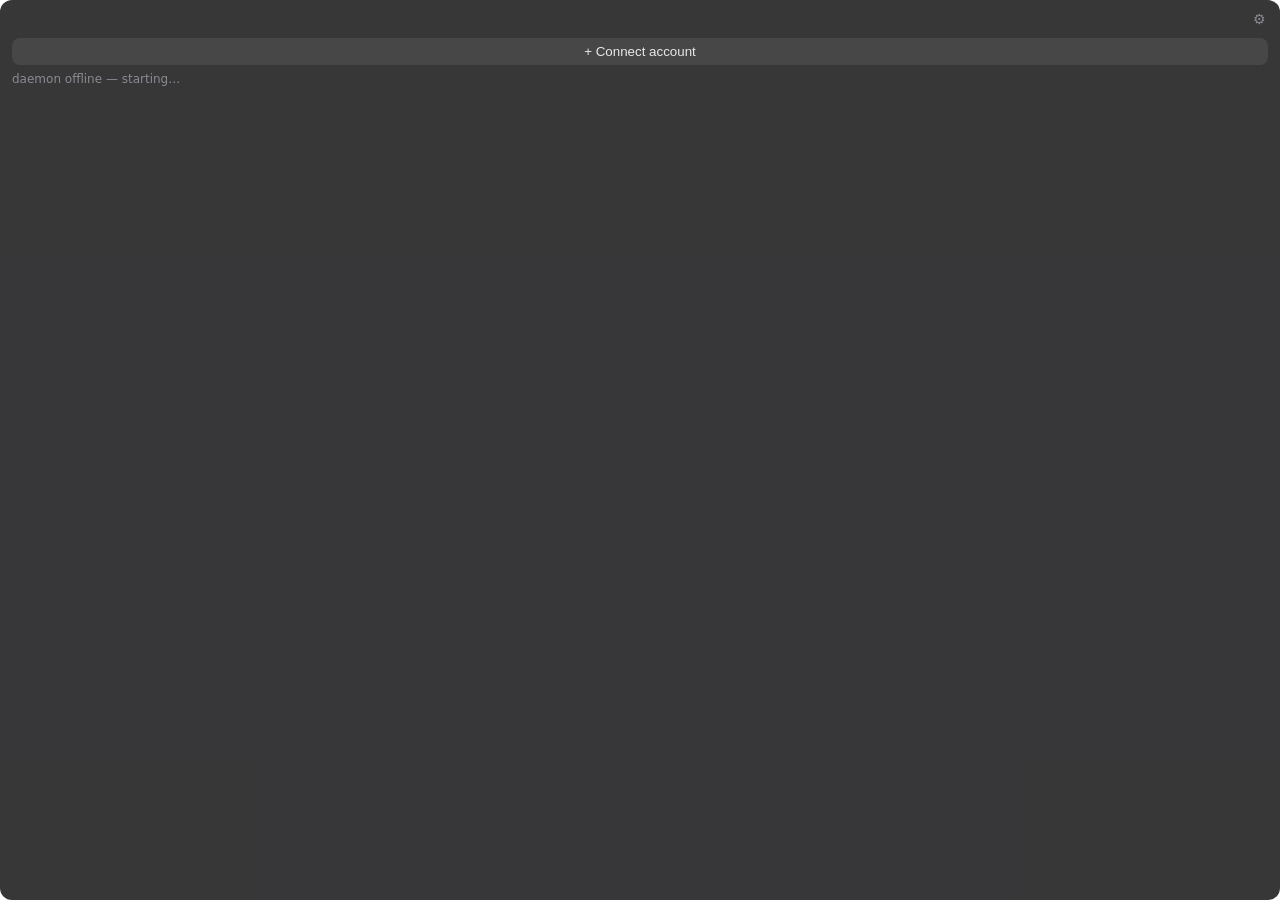
<file: apps/overlay/src/index.html>
<!doctype html>
<html lang="en">
  <head>
    <meta charset="UTF-8" />
    <meta name="viewport" content="width=device-width, initial-scale=1.0" />
    <title>Claude Usage</title>
    <link rel="stylesheet" href="styles.css" />
  </head>
  <body>
    <main id="widget">
      <div id="bar">
        <span id="dock-badge" class="badge" hidden></span>
        <span class="spacer"></span>
        <button id="update" type="button" class="pill" hidden></button>
        <button id="dock" type="button" class="icon" title="Dock to a window" hidden>⌖</button>
        <button id="gear" type="button" class="icon" title="Settings">⚙</button>
      </div>
      <div id="rows"></div>
      <button id="connect" type="button">+ Connect account</button>
      <div id="status" class="status"></div>
    </main>
    <div id="modal-root"></div>
    <script src="bridge.js"></script>
    <script src="main.js"></script>
  </body>
</html>
</file>
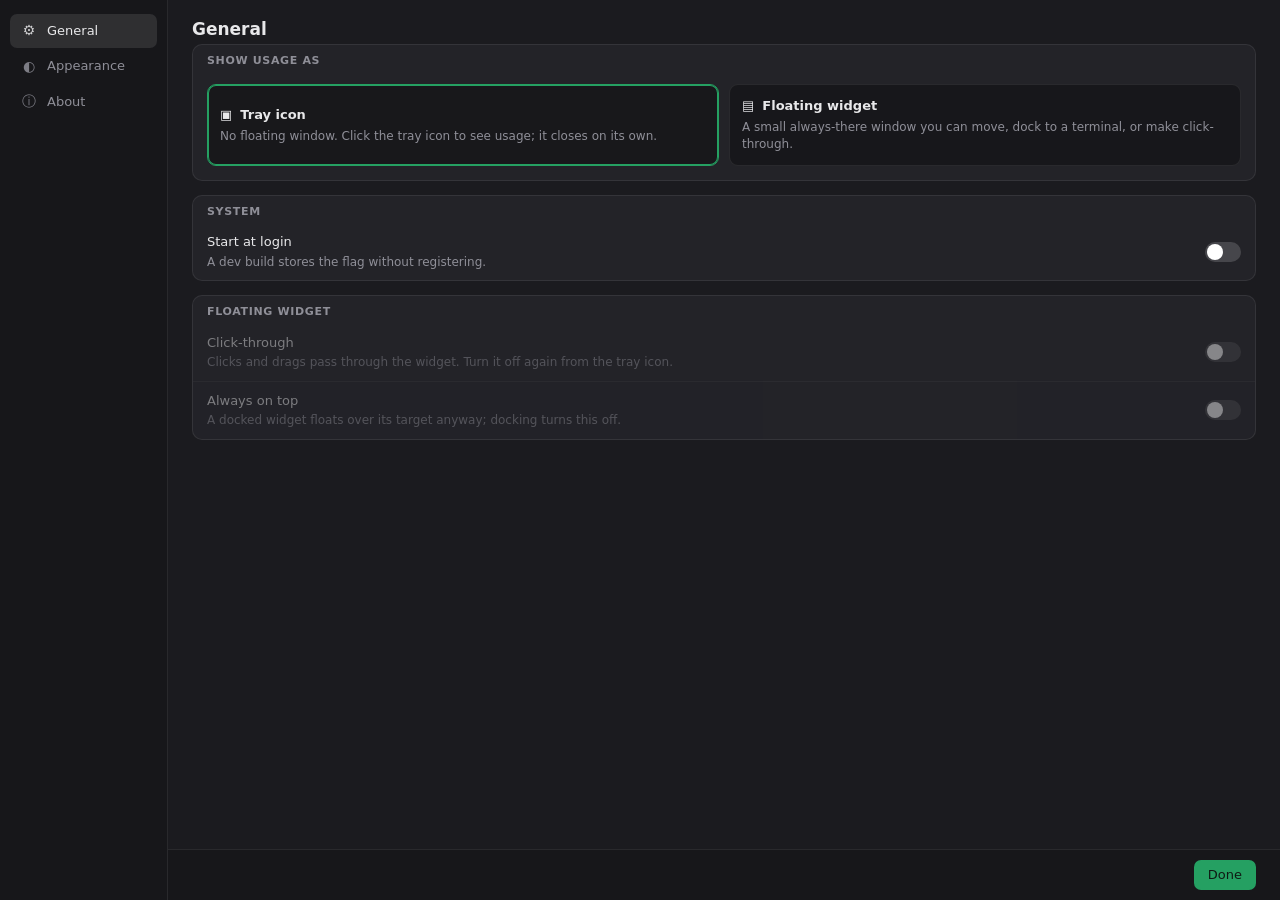
<file: apps/overlay/src/settings.html>
<!doctype html>
<html lang="en">
  <head>
    <meta charset="UTF-8" />
    <meta name="viewport" content="width=device-width, initial-scale=1.0" />
    <title>Settings</title>
    <link rel="stylesheet" href="settings.css" />
  </head>
  <body>
    <div id="app">
      <nav id="nav" aria-label="Settings sections"></nav>
      <section id="content">
        <div id="panes"></div>
        <footer id="footer">
          <span id="status" class="status" aria-live="polite"></span>
          <button id="done" type="button" class="btn primary">Done</button>
        </footer>
      </section>
    </div>
    <script src="bridge.js"></script>
    <script src="settings.js"></script>
  </body>
</html>
</file>
<file: apps/overlay/src/styles.css>
:root {
  --bg-alpha: 0.85;
  --bg: rgba(20, 20, 22, var(--bg-alpha));
  --card: rgba(28, 28, 32, 0.98);
  --fg: #e8e8ea;
  --muted: #8a8a92;
  --track: rgba(255, 255, 255, 0.1);
  --bar: #25a062ff;
  --warn: #f0a83c;
  --crit: #f0574c;
}

* {
  box-sizing: border-box;
  margin: 0;
}

html,
body {
  background: transparent;
  color: var(--fg);
  font: 12px/1.35 system-ui, -apple-system, Segoe UI, sans-serif;
  user-select: none;
  cursor: default;
}

/* Dragging is a mousedown handler calling startDragging (M6.4); WebView2 has
   no CSS drag region. */
#widget {
  cursor: default;
  background: var(--bg);
  border-radius: 12px;
  padding: 10px 12px;
  min-height: 100vh;
  max-height: 100vh;
  overflow-y: auto;
}

/* --- header bar --------------------------------------------------------- */

#bar {
  display: flex;
  align-items: center;
  gap: 6px;
  margin-bottom: 2px;
  min-height: 18px;
}

#bar .spacer {
  flex: 1;
}

.badge {
  font-size: 11px;
  color: var(--muted);
  overflow: hidden;
  text-overflow: ellipsis;
  white-space: nowrap;
}

.badge.detached {
  color: var(--warn);
}

/* Shown only when a newer release exists; hidden the rest of the time. */
.pill {
  border: 0;
  border-radius: 999px;
  padding: 1px 8px;
  font: inherit;
  font-size: 11px;
  line-height: 1.4;
  white-space: nowrap;
  background: rgba(255, 255, 255, 0.08);
  color: var(--muted);
  cursor: pointer;
}

.pill:hover {
  background: rgba(255, 255, 255, 0.16);
  color: var(--fg);
}

/* The pill becomes its own download bar: --p is the filled share. */
.pill.busy {
  --p: 0%;
  min-width: 120px;
  text-align: left;
  color: var(--fg);
  cursor: progress;
  background: linear-gradient(to right, var(--bar) var(--p), rgba(255, 255, 255, 0.08) var(--p));
  transition: background 0.15s linear;
}

.pill.failed {
  color: var(--warn);
}

.row {
  padding: 6px 0;
}

/* Last-good numbers held without a fresh 200 are visibly stale (plan §3). */
.row.stale {
  opacity: 0.6;
}

.row .label {
  display: flex;
  align-items: baseline;
  gap: 6px;
  color: var(--muted);
  margin-bottom: 4px;
}

.row .label .name {
  flex: 1;
  color: var(--fg);
  overflow: hidden;
  text-overflow: ellipsis;
  white-space: nowrap;
}

.row .label .right.crit {
  color: var(--crit);
}

.row .label .right.muted {
  color: var(--muted);
}

.bar {
  height: 5px;
  background: var(--track);
  border-radius: 3px;
  overflow: hidden;
  margin: 3px 0;
}

.bar>span {
  display: block;
  height: 100%;
  background: var(--bar);
}

.bar.warn>span {
  background: var(--warn);
}

.bar.crit>span {
  background: var(--crit);
}

.secondary {
  font-size: 11px;
  color: var(--muted);
  margin: 1px 0 3px;
}

.secondary.warn {
  color: var(--warn);
}

/* per-model weekly windows, collapsed behind a toggle line */
.scoped {
  font-size: 11px;
  color: var(--muted);
  padding-left: 8px;
}

.scoped.active {
  color: var(--fg);
}

.scoped.toggle {
  cursor: pointer;
  padding-left: 0;
}

.row:not(.scoped-open) .scoped.entry {
  display: none;
}

body.compact .bar,
body.compact .secondary,
body.compact .scoped {
  display: none;
}

.empty {
  padding: 8px 0;
  color: var(--muted);
}

#connect {
  width: 100%;
  margin-top: 8px;
  padding: 6px;
  border: 0;
  border-radius: 8px;
  background: rgba(255, 255, 255, 0.08);
  color: var(--fg);
  cursor: pointer;
}

#connect:hover {
  background: rgba(255, 255, 255, 0.14);
}

/* per-row disconnect and switch */
.icon {
  border: 0;
  background: transparent;
  color: var(--muted);
  cursor: pointer;
  font-size: 14px;
  line-height: 1;
  padding: 0 2px;
}

.icon:hover {
  color: var(--crit);
}

/* Switching is the one row action that destroys nothing. */
.icon.switch:hover {
  color: var(--bar);
}

/* The account claude is signed in as. Same footprint as the switch button,
   so the row does not shift when the marker moves. */
.active-mark {
  color: var(--bar);
  font-size: 10px;
  line-height: 1;
  padding: 0 4px;
  cursor: default;
}

.status {
  margin-top: 6px;
  color: var(--muted);
  min-height: 1em;
}

/* --- modal ------------------------------------------------------------- */

#modal-root:not(.open) {
  display: none;
}

.modal {
  position: fixed;
  inset: 0;
  display: flex;
  align-items: center;
  justify-content: center;
  padding: 10px;
  background: rgba(0, 0, 0, 0.45);
}

.card {
  width: 100%;
  max-width: 320px;
  background: var(--card);
  border-radius: 10px;
  padding: 12px;
  box-shadow: 0 8px 24px rgba(0, 0, 0, 0.5);
}

.card-title {
  font-weight: 600;
  margin-bottom: 8px;
}

.card .msg {
  color: var(--muted);
  margin-bottom: 10px;
}

.card .input {
  width: 100%;
  padding: 6px 8px;
  border: 1px solid var(--track);
  border-radius: 6px;
  background: rgba(0, 0, 0, 0.3);
  color: var(--fg);
  user-select: text;
  margin-bottom: 10px;
}

.card .log {
  max-height: 160px;
  overflow-y: auto;
  padding: 6px 8px;
  border-radius: 6px;
  background: rgba(0, 0, 0, 0.35);
  font-family: ui-monospace, SFMono-Regular, Menlo, Consolas, monospace;
  font-size: 11px;
  color: var(--fg);
  user-select: text;
  margin-bottom: 10px;
}

.card .log-line {
  white-space: pre-wrap;
  word-break: break-word;
}

.card .signin-url {
  color: var(--bar);
  user-select: all;
  word-break: break-all;
}

/* code-paste row, revealed when the CLI awaits the authorization code */
.card .code-box {
  display: flex;
  gap: 8px;
  margin-bottom: 10px;
}

.card .code-box .input {
  flex: 1;
  margin-bottom: 0;
}

.card .code-box .btn {
  white-space: nowrap;
}

.card .actions {
  display: flex;
  justify-content: flex-end;
  gap: 8px;
}

.btn {
  padding: 5px 12px;
  border: 0;
  border-radius: 6px;
  background: rgba(255, 255, 255, 0.08);
  color: var(--fg);
  cursor: pointer;
}

.btn:hover {
  background: rgba(255, 255, 255, 0.16);
}

.btn.primary {
  background: var(--bar);
  color: #10131a;
}

.btn.danger {
  background: var(--crit);
  color: #1a0f0e;
}

.btn.small {
  padding: 3px 8px;
  font-size: 11px;
}

/* --- settings panel ------------------------------------------------------ */

.card.settings {
  max-width: 340px;
  max-height: 90vh;
  overflow-y: auto;
}

.settings .section-title {
  font-weight: 600;
  color: var(--muted);
  text-transform: uppercase;
  font-size: 10px;
  letter-spacing: 0.06em;
  margin: 10px 0 4px;
}

.settings .field {
  display: flex;
  align-items: center;
  gap: 8px;
  margin: 4px 0;
}

.settings .field>.flabel {
  flex: 1;
  color: var(--fg);
}

.settings .field .note {
  flex-basis: 100%;
  font-size: 11px;
  color: var(--muted);
}

.settings .field input[type="number"] {
  width: 56px;
  padding: 3px 6px;
  border: 1px solid var(--track);
  border-radius: 6px;
  background: rgba(0, 0, 0, 0.3);
  color: var(--fg);
  user-select: text;
}

.settings .field input[type="text"] {
  flex: 1;
  min-width: 0;
  padding: 3px 6px;
  border: 1px solid var(--track);
  border-radius: 6px;
  background: rgba(0, 0, 0, 0.3);
  color: var(--fg);
  user-select: text;
}

.settings .field select {
  padding: 3px 6px;
  border: 1px solid var(--track);
  border-radius: 6px;
  background: rgba(0, 0, 0, 0.3);
  color: var(--fg);
}

.settings .field input[type="range"] {
  width: 130px;
}

.settings .field input[type="color"] {
  width: 28px;
  height: 20px;
  padding: 0;
  border: 1px solid var(--track);
  border-radius: 4px;
  background: transparent;
}

.settings textarea {
  width: 100%;
  min-height: 64px;
  padding: 6px 8px;
  border: 1px solid var(--track);
  border-radius: 6px;
  background: rgba(0, 0, 0, 0.3);
  color: var(--fg);
  font-family: ui-monospace, SFMono-Regular, Menlo, Consolas, monospace;
  font-size: 11px;
  user-select: text;
  resize: vertical;
}

/* A note under a full-width control, rather than beside a label. */
.settings .note.block {
  font-size: 11px;
  color: var(--muted);
  margin: 3px 0 2px;
}

.settings .readonly {
  color: var(--muted);
  font-size: 11px;
  overflow: hidden;
  text-overflow: ellipsis;
  white-space: nowrap;
  max-width: 170px;
}

.card .error {
  color: var(--crit);
  font-size: 11px;
  margin: 4px 0 8px;
}
</file>
<file: apps/overlay/src/settings.css>
:root {
  --bg: #1b1b1f;
  --side: #17171a;
  --panel: #232328;
  --line: rgba(255, 255, 255, 0.08);
  --fg: #e8e8ea;
  --muted: #8f8f98;
  --accent: #25a062;
  --accent-fg: #0f1b14;
  --warn: #f0a83c;
  --crit: #f0574c;
  --field: rgba(0, 0, 0, 0.32);
  --hover: rgba(255, 255, 255, 0.06);
  --active: rgba(255, 255, 255, 0.1);
}

* {
  box-sizing: border-box;
  margin: 0;
}

html,
body {
  height: 100%;
  background: var(--bg);
  color: var(--fg);
  font: 13px/1.4 system-ui, -apple-system, Segoe UI, sans-serif;
  user-select: none;
  cursor: default;
  overflow: hidden;
}

button,
input,
select,
textarea {
  font: inherit;
  color: inherit;
}

/* Flex and grid rules below would otherwise beat the attribute. */
[hidden] {
  display: none !important;
}

#app {
  display: flex;
  height: 100%;
}

/* --- sidebar ------------------------------------------------------------ */

#nav {
  width: 168px;
  flex: none;
  display: flex;
  flex-direction: column;
  gap: 2px;
  padding: 14px 10px;
  background: var(--side);
  border-right: 1px solid var(--line);
}

#nav .tab {
  display: flex;
  align-items: center;
  gap: 9px;
  width: 100%;
  padding: 7px 10px;
  border: 0;
  border-radius: 7px;
  background: transparent;
  color: var(--muted);
  text-align: left;
  cursor: pointer;
}

#nav .tab:hover {
  background: var(--hover);
  color: var(--fg);
}

#nav .tab.active {
  background: var(--active);
  color: var(--fg);
}

#nav .tab .glyph {
  width: 18px;
  text-align: center;
  font-size: 14px;
  opacity: 0.85;
}

/* --- content ------------------------------------------------------------ */

#content {
  flex: 1;
  min-width: 0;
  display: flex;
  flex-direction: column;
}

#panes {
  flex: 1;
  overflow-y: auto;
  padding: 18px 24px 12px;
}

.pane h1 {
  font-size: 17px;
  font-weight: 600;
  margin-bottom: 2px;
}

.pane .lead {
  color: var(--muted);
  margin-bottom: 14px;
}

.group {
  background: var(--panel);
  border: 1px solid var(--line);
  border-radius: 10px;
  margin-bottom: 14px;
  overflow: hidden;
}

.group-title {
  padding: 8px 14px 4px;
  font-size: 11px;
  font-weight: 600;
  letter-spacing: 0.06em;
  text-transform: uppercase;
  color: var(--muted);
}

/* one setting per row: text left, control right */
.row {
  display: flex;
  align-items: center;
  gap: 14px;
  padding: 10px 14px;
  border-top: 1px solid var(--line);
}

.group > .row:first-child,
.group-title + .row {
  border-top: 0;
}

.row.disabled {
  opacity: 0.45;
}

.row .text {
  flex: 1;
  min-width: 0;
}

.row .label {
  display: block;
}

.row .hint {
  display: block;
  margin-top: 2px;
  font-size: 12px;
  color: var(--muted);
}

.row .control {
  flex: none;
  display: flex;
  align-items: center;
  gap: 6px;
}

/* stacked rows: label on top, a wide control under it */
.row.stack {
  flex-direction: column;
  align-items: stretch;
  gap: 8px;
}

.row.stack .control {
  display: block;
}

/* --- switches ----------------------------------------------------------- */

.switch {
  position: relative;
  display: inline-block;
  width: 36px;
  height: 20px;
  flex: none;
}

.switch input {
  position: absolute;
  opacity: 0;
  width: 100%;
  height: 100%;
  margin: 0;
  cursor: pointer;
}

.switch .knob {
  position: absolute;
  inset: 0;
  border-radius: 999px;
  background: rgba(255, 255, 255, 0.16);
  transition: background 0.15s;
}

.switch .knob::after {
  content: "";
  position: absolute;
  top: 2px;
  left: 2px;
  width: 16px;
  height: 16px;
  border-radius: 50%;
  background: #fff;
  transition: transform 0.15s;
}

.switch input:checked + .knob {
  background: var(--accent);
}

.switch input:checked + .knob::after {
  transform: translateX(16px);
}

.switch input:focus-visible + .knob {
  outline: 2px solid var(--accent);
  outline-offset: 2px;
}

.switch input:disabled {
  cursor: default;
}

/* --- fields ------------------------------------------------------------- */

.field {
  padding: 5px 8px;
  border: 1px solid var(--line);
  border-radius: 7px;
  background: var(--field);
  color: var(--fg);
  user-select: text;
  outline: none;
}

.field:focus {
  border-color: var(--accent);
}

.field.invalid {
  border-color: var(--crit);
}

input.field[type="number"] {
  width: 64px;
}

input.field[type="text"] {
  width: 100%;
}

select.field {
  padding-right: 24px;
  appearance: auto;
}

textarea.field {
  width: 100%;
  min-height: 84px;
  font-family: ui-monospace, SFMono-Regular, Menlo, Consolas, monospace;
  font-size: 12px;
  resize: vertical;
}

input[type="range"] {
  width: 160px;
  accent-color: var(--accent);
}

input[type="color"] {
  width: 32px;
  height: 22px;
  padding: 0;
  border: 1px solid var(--line);
  border-radius: 5px;
  background: transparent;
  cursor: pointer;
}

.value {
  min-width: 40px;
  text-align: right;
  color: var(--muted);
  font-variant-numeric: tabular-nums;
}

.unit {
  color: var(--muted);
}

.mono {
  font-family: ui-monospace, SFMono-Regular, Menlo, Consolas, monospace;
  font-size: 12px;
}

.error {
  color: var(--crit);
  font-size: 12px;
}

.note {
  font-size: 12px;
  color: var(--muted);
}

/* --- buttons ------------------------------------------------------------ */

.btn {
  padding: 6px 14px;
  border: 0;
  border-radius: 7px;
  background: rgba(255, 255, 255, 0.09);
  color: var(--fg);
  cursor: pointer;
  white-space: nowrap;
}

.btn:hover {
  background: rgba(255, 255, 255, 0.16);
}

.btn:disabled {
  opacity: 0.4;
  cursor: default;
}

.btn:disabled:hover {
  background: rgba(255, 255, 255, 0.09);
}

.btn.primary {
  background: var(--accent);
  color: var(--accent-fg);
}

.btn.primary:hover {
  background: #2cb56f;
}

.btn.danger {
  background: var(--crit);
  color: #1a0f0e;
}

.btn.small {
  padding: 3px 10px;
  font-size: 12px;
}

/* --- mode picker: two cards ---------------------------------------------- */

.choices {
  display: grid;
  grid-template-columns: 1fr 1fr;
  gap: 10px;
  padding: 12px 14px 14px;
}

.choice {
  display: block;
  padding: 12px;
  border: 1px solid var(--line);
  border-radius: 9px;
  background: var(--field);
  text-align: left;
  cursor: pointer;
}

.choice:hover {
  border-color: rgba(255, 255, 255, 0.2);
}

.choice.selected {
  border-color: var(--accent);
  box-shadow: inset 0 0 0 1px var(--accent);
}

.choice .title {
  display: flex;
  align-items: center;
  gap: 8px;
  font-weight: 600;
  margin-bottom: 4px;
}

.choice .desc {
  font-size: 12px;
  color: var(--muted);
}

/* --- corner picker: a 2×2 grid ---------------------------------------- */

.corners {
  display: grid;
  grid-template-columns: 26px 26px;
  grid-template-rows: 20px 20px;
  gap: 3px;
  padding: 4px;
  border: 1px solid var(--line);
  border-radius: 7px;
  background: var(--field);
}

.corners button {
  border: 0;
  border-radius: 4px;
  background: rgba(255, 255, 255, 0.08);
  cursor: pointer;
}

.corners button:hover {
  background: rgba(255, 255, 255, 0.18);
}

.corners button.selected {
  background: var(--accent);
}

/* --- status strip in the docking tab ----------------------------------- */

.dockstate {
  display: flex;
  align-items: center;
  gap: 10px;
  padding: 12px 14px;
}

.dockstate .dot {
  width: 9px;
  height: 9px;
  border-radius: 50%;
  background: var(--muted);
  flex: none;
}

.dockstate.docked .dot {
  background: var(--accent);
}

.dockstate.detached .dot,
.dockstate.picking .dot {
  background: var(--warn);
}

.dockstate .text {
  flex: 1;
  min-width: 0;
  overflow: hidden;
  text-overflow: ellipsis;
  white-space: nowrap;
}

.callout {
  display: flex;
  align-items: center;
  gap: 12px;
  padding: 12px 14px;
  border-radius: 10px;
  margin-bottom: 14px;
  background: rgba(240, 168, 60, 0.1);
  border: 1px solid rgba(240, 168, 60, 0.3);
}

.callout .text {
  flex: 1;
}

.callout .hint {
  display: block;
  margin-top: 2px;
  font-size: 12px;
  color: var(--muted);
}

/* --- account colour list -------------------------------------------------- */

.swatch-row .name {
  flex: 1;
  overflow: hidden;
  text-overflow: ellipsis;
  white-space: nowrap;
}

/* --- footer ------------------------------------------------------------- */

#footer {
  display: flex;
  align-items: center;
  gap: 12px;
  padding: 10px 24px;
  border-top: 1px solid var(--line);
  background: var(--side);
}

#footer .status {
  flex: 1;
  font-size: 12px;
  color: var(--muted);
  transition: opacity 0.4s;
}

#footer .status.error {
  color: var(--crit);
}

#footer .status.fade {
  opacity: 0;
}

/* --- about -------------------------------------------------------------- */

.about {
  padding: 14px;
}

.about .app {
  font-size: 16px;
  font-weight: 600;
}

.about .ver {
  color: var(--muted);
  margin-bottom: 12px;
}

.about .update {
  display: flex;
  align-items: center;
  gap: 10px;
}

.about .bar {
  margin-top: 10px;
  height: 6px;
  max-width: 360px;
  border-radius: 3px;
  background: var(--line);
  overflow: hidden;
}

.about .bar .fill {
  height: 100%;
  width: 0;
  border-radius: 3px;
  background: var(--accent);
  transition: width 0.15s linear;
}

kbd {
  padding: 1px 5px;
  border: 1px solid var(--line);
  border-bottom-width: 2px;
  border-radius: 4px;
  background: var(--field);
  font: 11px ui-monospace, SFMono-Regular, Menlo, Consolas, monospace;
}
</file>
